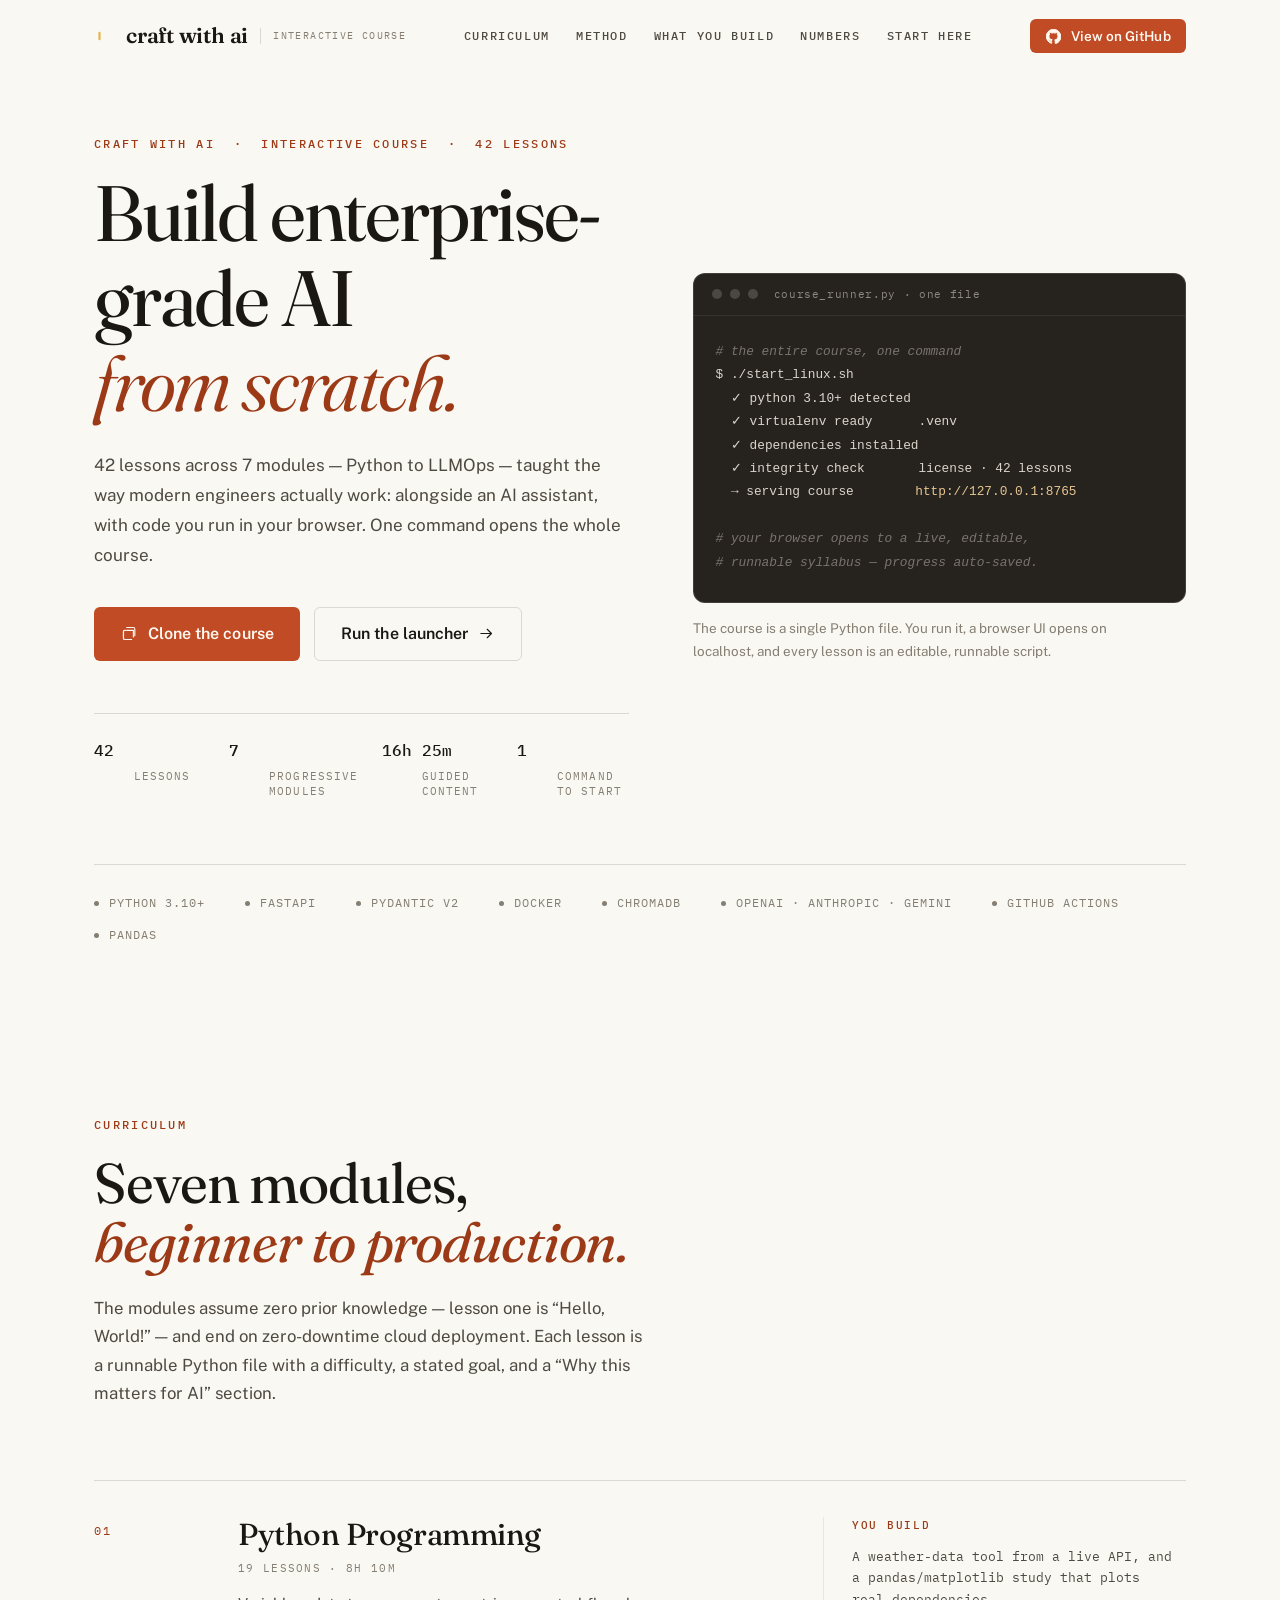
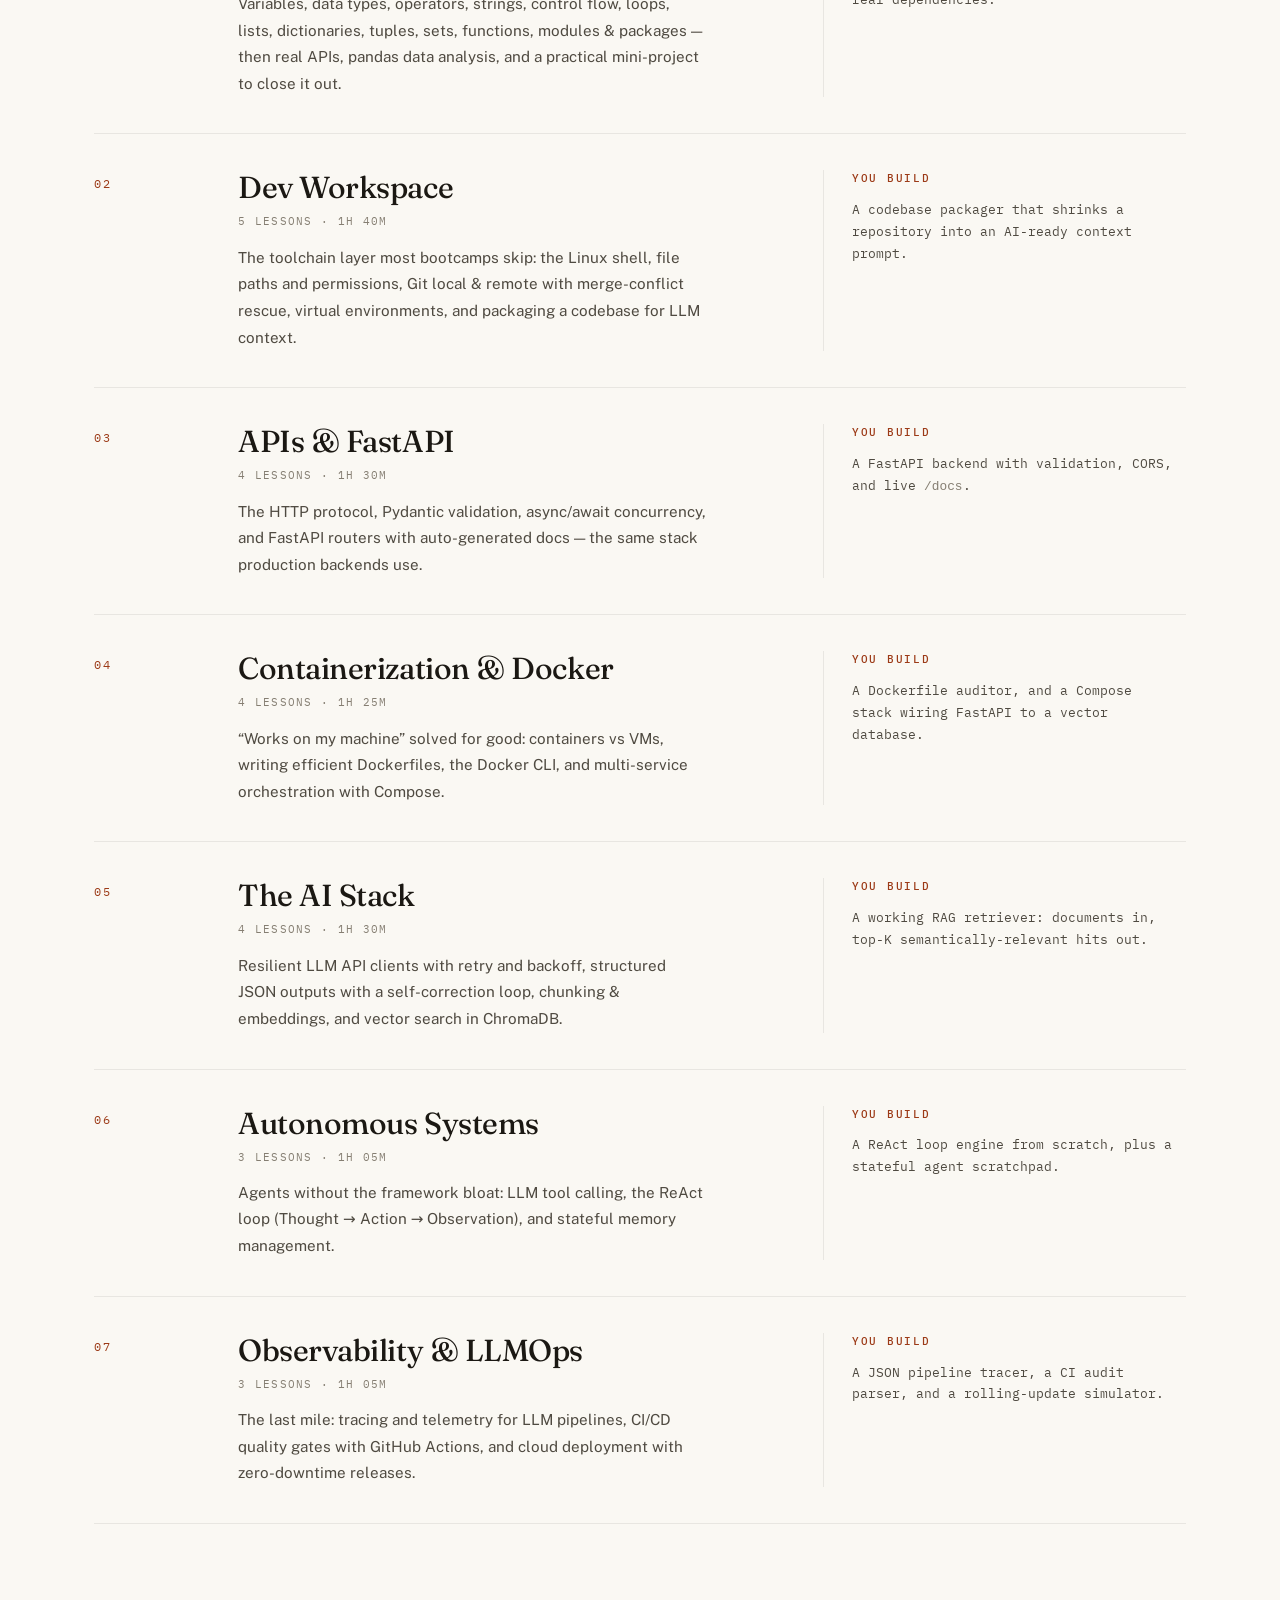
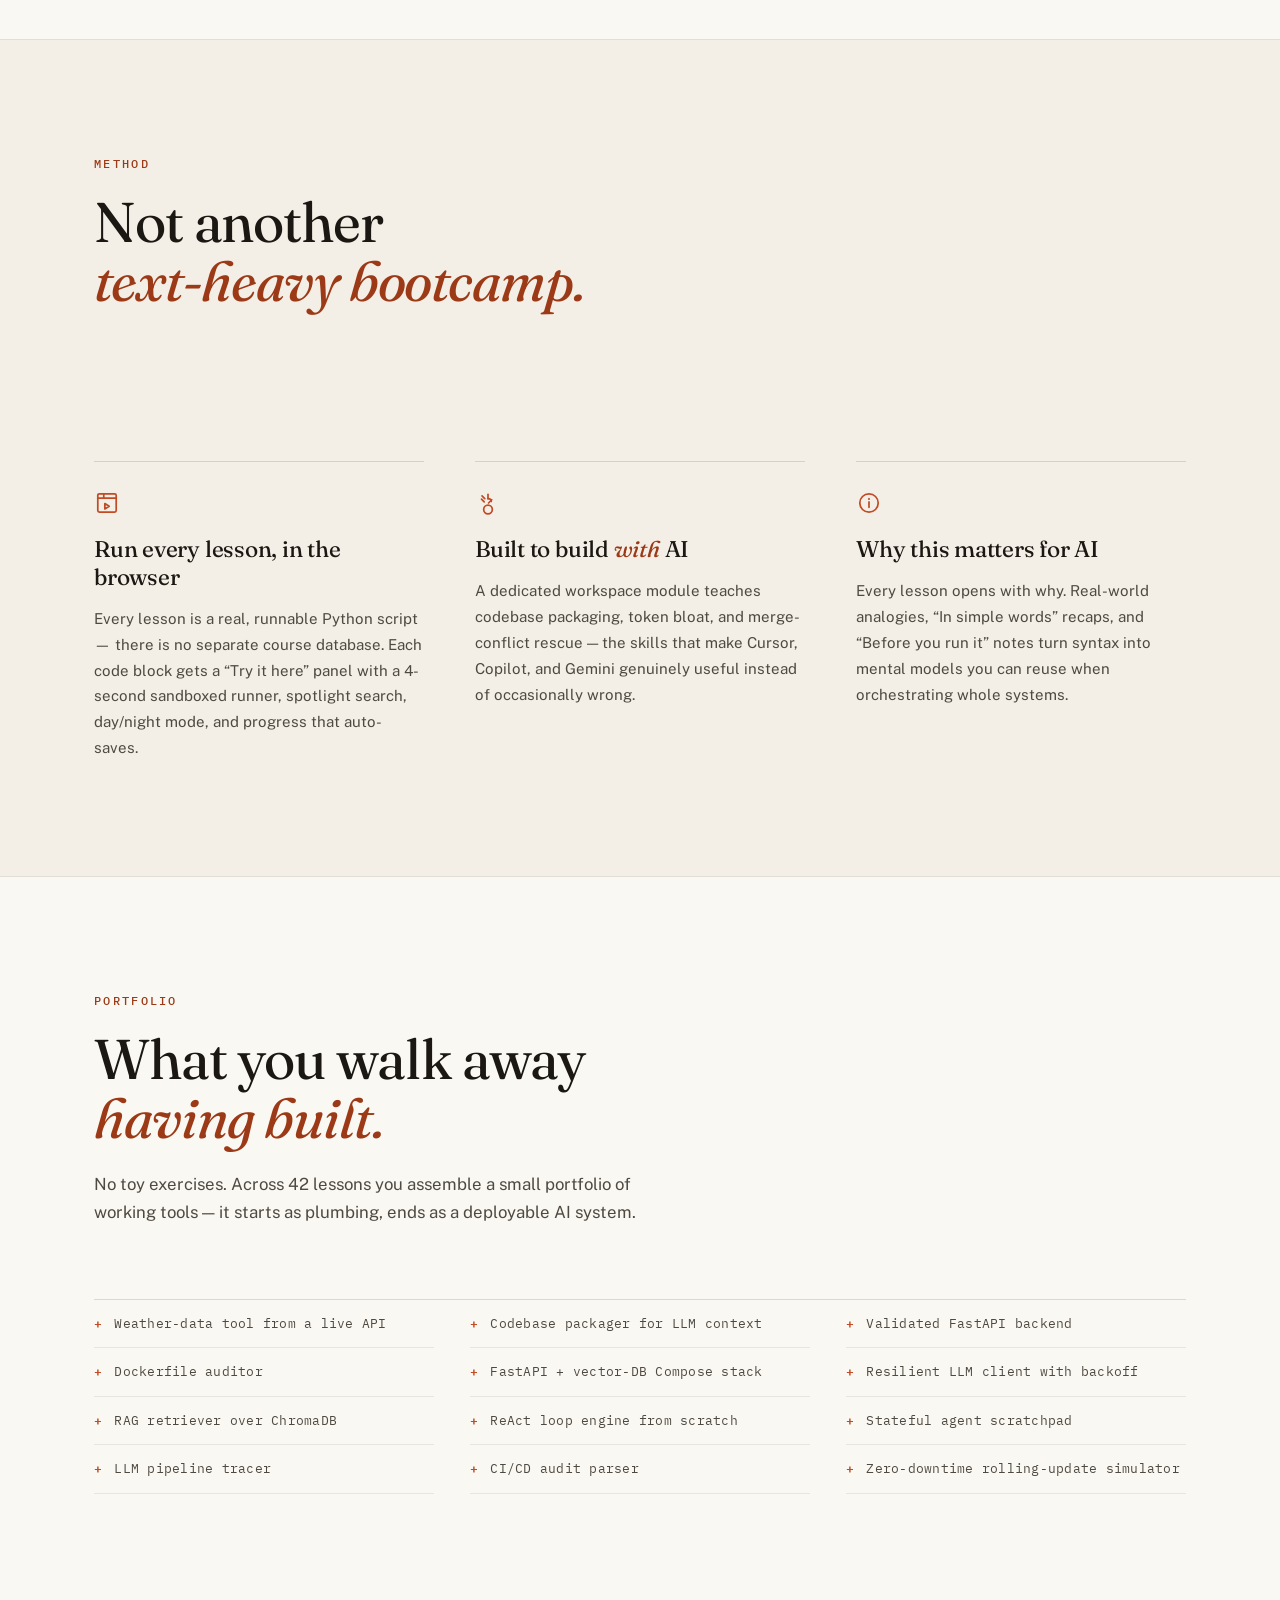
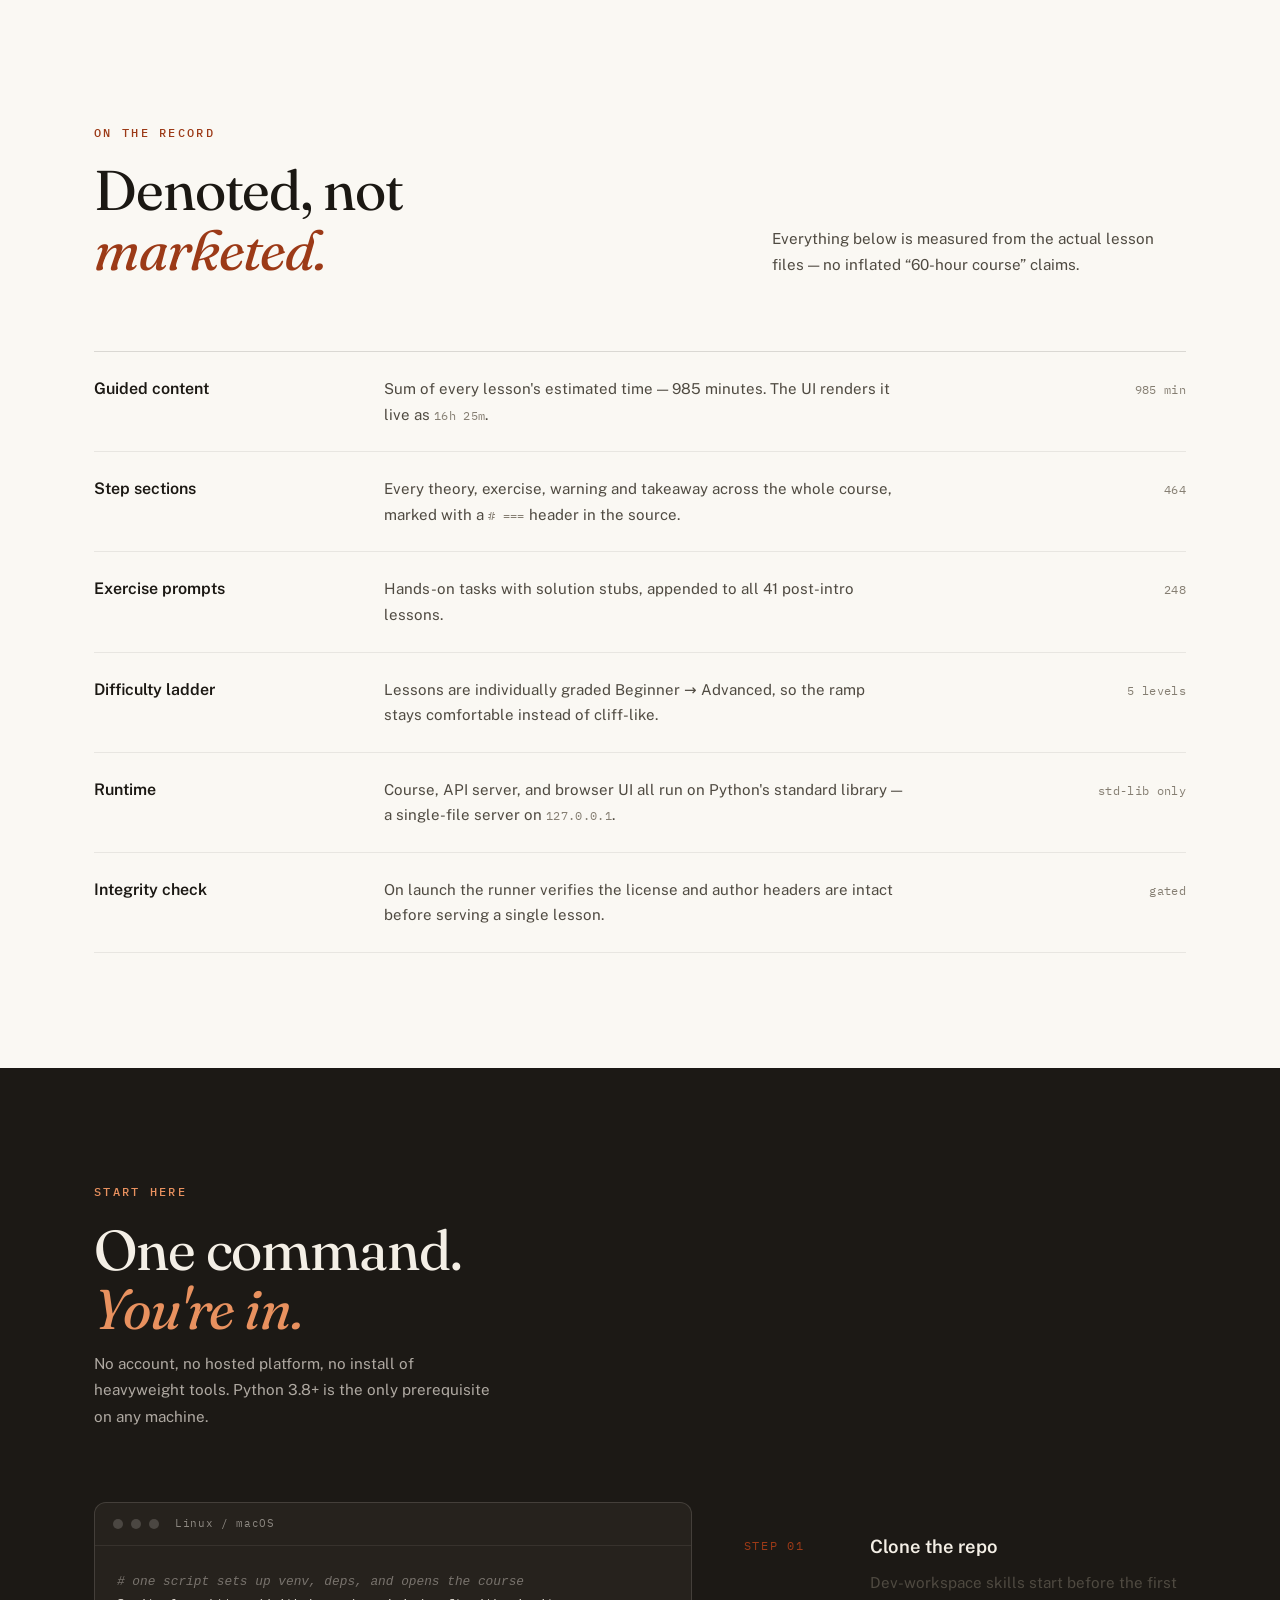
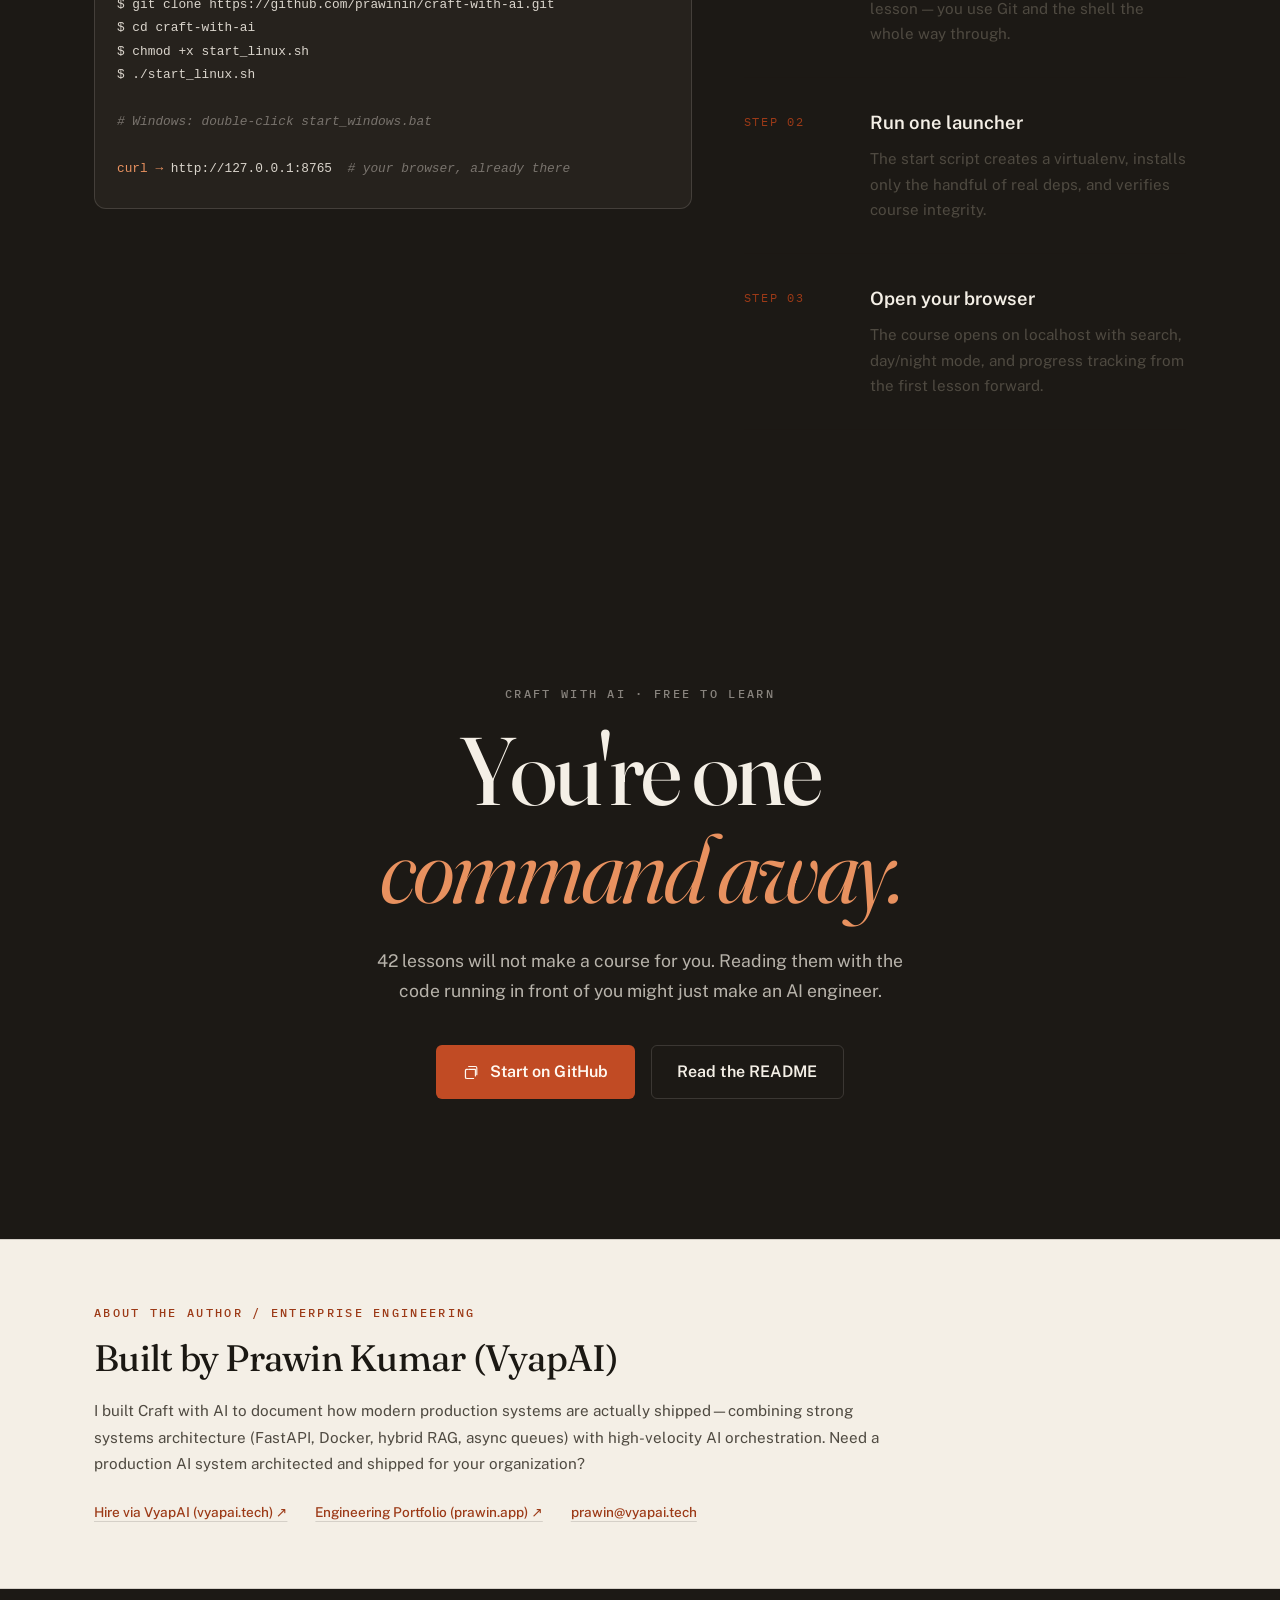
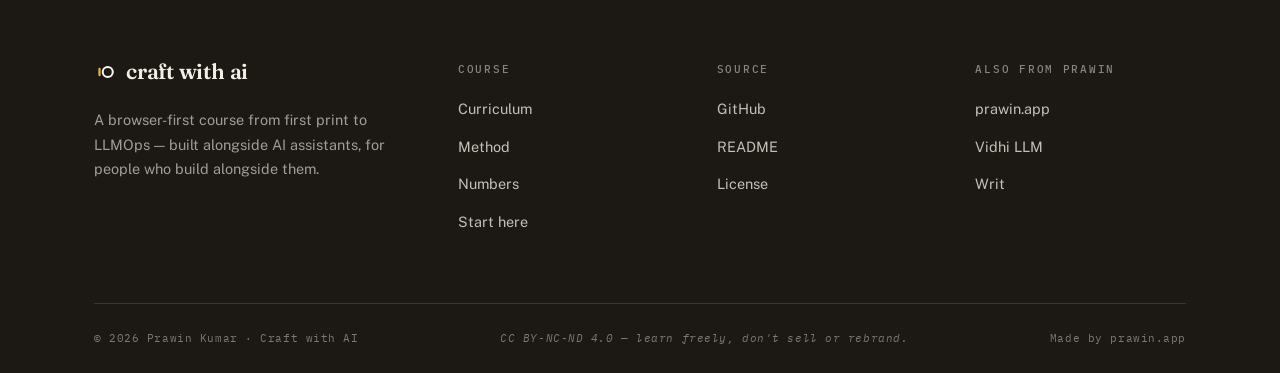
<file: website/index.html>
<!DOCTYPE html>
<html lang="en">
<head>
  <meta charset="UTF-8" />
  <meta name="viewport" content="width=device-width, initial-scale=1.0" />
  <title>Craft with AI — Build Enterprise-Grade AI from Scratch</title>
  <meta name="description" content="Craft with AI is a browser-first interactive course: 42 lessons across 7 modules, from first Python print to LLMOps. Run the whole course with one command." />
  <meta name="theme-color" content="#FAF8F3" />

  <meta property="og:type" content="website" />
  <meta property="og:title" content="Craft with AI — Build Enterprise-Grade AI from Scratch" />
  <meta property="og:description" content="42 lessons · 7 modules · ~16 hours. Python to LLMOps in one command, in your browser." />
  <meta property="og:url" content="https://prawin.app/works/craft-with-ai" />
  <meta property="og:image" content="https://prawin.app/works/craft-with-ai/og-card.png" />
  <meta property="og:image:width" content="1200" />
  <meta property="og:image:height" content="630" />
  <meta name="twitter:card" content="summary_large_image" />
  <meta name="twitter:title" content="Craft with AI — Build Enterprise-Grade AI from Scratch" />
  <meta name="twitter:description" content="42 lessons · 7 modules · ~16 hours. Python to LLMOps in one command, in your browser." />
  <meta name="twitter:image" content="https://prawin.app/works/craft-with-ai/og-card.png" />
  <link rel="canonical" href="https://prawin.app/works/craft-with-ai" />
  <meta name="mobile-web-app-capable" content="yes" />
  <meta name="apple-mobile-web-app-capable" content="yes" />
  <meta name="apple-mobile-web-app-title" content="Craft with AI" />

  <link rel="icon" href="data:image/svg+xml,%3Csvg xmlns='http://www.w3.org/2000/svg' viewBox='0 0 32 32'%3E%3Crect width='32' height='32' rx='7' fill='%23C14B24'/%3E%3Cpath d='M21 10.5a7 7 0 1 0 0 11' fill='none' stroke='%23FAF8F3' stroke-width='3.4' stroke-linecap='round'/%3E%3C/svg%3E" />
  <link rel="apple-touch-icon" href="apple-touch-icon.png" />

  <link rel="preconnect" href="https://fonts.googleapis.com" />
  <link rel="preconnect" href="https://fonts.gstatic.com" crossorigin />
  <link href="https://fonts.googleapis.com/css2?family=Fraunces:ital,opsz,wght@0,9..144,300..700;1,9..144,300..700&family=IBM+Plex+Mono:wght@400;500&family=Public+Sans:wght@400;500;600&display=swap" rel="stylesheet" />

  <link rel="stylesheet" href="css/main.css" />
</head>
<body id="top">

  <!-- SVG symbol library -->
  <svg aria-hidden="true" style="position:absolute;width:0;height:0;overflow:hidden">
    <defs>
      <symbol id="i-run" viewBox="0 0 24 24">
        <rect x="3.5" y="3.5" width="17" height="17" rx="1.5"/>
        <path d="M3.5 7.5h17M9 3.5v4"/>
        <path d="M10 12.5L14 15l-4 2.5z"/>
      </symbol>
      <symbol id="i-why" viewBox="0 0 24 24">
        <circle cx="12" cy="12" r="8.5"/>
        <path d="M12 11v5M12 8v.5"/>
      </symbol>
      <symbol id="i-bolt" viewBox="0 0 24 24">
        <path d="M13 2L4.5 13.5H11L10 22l8.5-11.5H12z"/>
      </symbol>
      <symbol id="i-hands" viewBox="0 0 24 24">
        <path d="M12 8V4m-3 4L6.5 5.5m6 6.5l3-3"/>
        <path d="M12 14a4 4 0 1 0 0 8 4 4 0 0 0 0-8zM8.5 11L6 8.5M12 8a2.5 2.5 0 0 1 3 2.5"/>
      </symbol>
      <symbol id="i-stack" viewBox="0 0 24 24">
        <path d="M12 3l9 4.8-9 4.8-9-4.8z"/>
        <path d="M3 12.5l9 4.8 9-4.8M3 17l9 4.8 9-4.8"/>
      </symbol>
      <symbol id="i-arrow" viewBox="0 0 24 24">
        <path d="M4 12h15m0 0l-6-6m6 6l-6 6"/>
      </symbol>
      <symbol id="i-check" viewBox="0 0 24 24">
        <path d="M5 12.5l4.5 4.5L19 7.5"/>
      </symbol>
      <symbol id="i-github" viewBox="0 0 24 24">
        <path fill="currentColor" d="M12 .5C5.65.5.5 5.65.5 12c0 5.08 3.29 9.39 7.86 10.91.58.11.79-.25.79-.55 0-.27-.01-1.17-.02-2.12-3.2.7-3.88-1.36-3.88-1.36-.52-1.33-1.28-1.68-1.28-1.68-1.04-.71.08-.7.08-.7 1.15.08 1.76 1.18 1.76 1.18 1.03 1.76 2.69 1.25 3.35.95.1-.74.4-1.25.72-1.54-2.55-.29-5.23-1.28-5.23-5.68 0-1.26.45-2.28 1.18-3.09-.12-.29-.51-1.46.11-3.04 0 0 .96-.31 3.15 1.18a10.9 10.9 0 0 1 5.74 0C16.93 5.28 17.89 5.6 17.89 5.6c.62 1.58.23 2.75.11 3.04.74.81 1.18 1.83 1.18 3.09 0 4.41-2.69 5.38-5.25 5.67.41.35.77 1.05.77 2.12 0 1.53-.01 2.76-.01 3.14 0 .3.2.67.8.55A10.52 10.52 0 0 0 23.5 12C23.5 5.65 18.35.5 12 .5z"/>
      </symbol>
      <symbol id="i-clone" viewBox="0 0 24 24">
        <path d="M8 3.5h9.5a2 2 0 0 1 2 2V15M15 20.5H5.5a2 2 0 0 1-2-2V9"/>
        <path d="M8 7.5h9.5V17M6.5 7.5H5a1.5 1.5 0 0 0-1.5 1.5v10.8"/>
      </symbol>
    </defs>
  </svg>

  <a class="skip-link" href="#main">Skip to content</a>

  <!-- ============ NAV ============ -->
  <header class="site-header" id="site-header">
    <div class="wrap nav-row">
      <a href="#top" class="brand" aria-label="Craft with AI home">
        <span class="brand-mark" aria-hidden="true">
          <svg viewBox="0 0 24 24"><circle cx="15" cy="12" r="5.5" fill="none" stroke="#FAF8F3" stroke-width="2.2" stroke-linecap="round"/><path d="M6 8.5v7" stroke="#e8b44a" stroke-width="2.4" stroke-linecap="round"/></svg>
        </span>
        <span class="brand-word">craft with ai</span>
        <span class="brand-tag">interactive&nbsp;course</span>
      </a>

      <nav class="nav-links" id="nav-links" aria-label="Primary">
        <a href="#modules">Curriculum</a>
        <a href="#method">Method</a>
        <a href="#build">What you build</a>
        <a href="#benchmarks">Numbers</a>
        <a href="#start">Start here</a>
      </nav>

      <div class="nav-cta">
        <a class="btn btn-sm btn-primary" href="https://github.com/prawinin/craft-with-ai" target="_blank" rel="noopener">
          <svg class="ic" aria-hidden="true"><use href="#i-github"/></svg>
          <span class="hide-sm">View on GitHub</span>
        </a>
        <button class="nav-toggle" id="nav-toggle" aria-expanded="false" aria-controls="nav-links">
          <span></span><span></span><span></span>
          <span class="sr-only">Menu</span>
        </button>
      </div>
    </div>
  </header>

  <main id="main">

    <!-- ============ HERO ============ -->
    <section class="hero">
      <div class="wrap hero-grid">
        <div class="hero-copy">
          <p class="eyebrow" data-reveal>Craft with AI &nbsp;·&nbsp; interactive course &nbsp;·&nbsp; 42 lessons</p>
          <h1 class="hero-title" data-reveal data-stagger="1">
            Build enterprise-grade AI<br />
            <em>from scratch.</em>
          </h1>
          <p class="hero-sub" data-reveal data-stagger="2">
            42 lessons across 7 modules — Python to LLMOps — taught the way modern
            engineers actually work: alongside an AI assistant, with code you
            run in your browser. One command opens the whole course.
          </p>
          <div class="hero-cta" data-reveal data-stagger="3">
            <a href="https://github.com/prawinin/craft-with-ai" target="_blank" rel="noopener" class="btn btn-lg btn-primary">
              <svg class="ic" aria-hidden="true"><use href="#i-clone"/></svg>
              Clone the course
            </a>
            <a href="#start" class="btn btn-lg btn-ghost">Run the launcher
              <svg class="ic" aria-hidden="true"><use href="#i-arrow"/></svg>
            </a>
          </div>

          <dl class="hero-meta" data-reveal data-stagger="4">
            <div><dt>42</dt><dd>lessons</dd></div>
            <div><dt>7</dt><dd>progressive modules</dd></div>
            <div><dt>16h 25m</dt><dd>guided content</dd></div>
            <div><dt>1</dt><dd>command to start</dd></div>
          </dl>
        </div>

        <figure class="hero-fig" data-reveal data-stagger="2">
          <div class="code-frame">
            <div class="code-bar">
              <span></span><span></span><span></span>
              <span class="code-name">course_runner.py · one file</span>
            </div>
            <pre><code><span class="c-com"># the entire course, one command</span>
$ ./start_linux.sh
  ✓ python 3.10+ detected
  ✓ virtualenv ready      .venv
  ✓ dependencies installed
  ✓ integrity check       license · 42 lessons
  → serving course        <span class="c-s">http://127.0.0.1:8765</span>

<span class="c-com"># your browser opens to a live, editable,
# runnable syllabus — progress auto-saved.</span></code></pre>
          </div>
          <figcaption class="fig-cap">
            The course is a single Python file. You run it, a browser UI opens
            on localhost, and every lesson is an editable, runnable script.
          </figcaption>
        </figure>
      </div>

      <div class="wrap">
        <ul class="tech-strip" data-reveal>
          <li><span class="ts-dot"></span>Python 3.10+</li>
          <li><span class="ts-dot"></span>FastAPI</li>
          <li><span class="ts-dot"></span>Pydantic v2</li>
          <li><span class="ts-dot"></span>Docker</li>
          <li><span class="ts-dot"></span>ChromaDB</li>
          <li><span class="ts-dot"></span>OpenAI · Anthropic · Gemini</li>
          <li><span class="ts-dot"></span>GitHub Actions</li>
          <li><span class="ts-dot"></span>Pandas</li>
        </ul>
      </div>
    </section>

    <!-- ============ CURRICULUM ============ -->
    <section class="section" id="modules">
      <div class="wrap">
        <div class="sec-head">
          <p class="eyebrow" data-reveal>Curriculum</p>
          <h2 class="sec-title" data-reveal data-stagger="1">Seven modules,<br /><em>beginner to production.</em></h2>
          <p class="sec-lead" data-reveal data-stagger="2">
            The modules assume zero prior knowledge — lesson one is “Hello, World!” — and
            end on zero-downtime cloud deployment. Each lesson is a runnable Python file
            with a difficulty, a stated goal, and a “Why this matters for AI” section.
          </p>
        </div>

        <dl class="mods">
          <div class="mod" data-reveal>
            <dt>
              <span class="mod-num">01</span>
            </dt>
            <dd class="mod-main">
              <h3>Python Programming</h3>
              <p class="mod-meta">19 lessons · 8h 10m</p>
              <p class="mod-desc">
                Variables, data types, operators, strings, control flow, loops, lists,
                dictionaries, tuples, sets, functions, modules &amp; packages — then real
                APIs, pandas data analysis, and a practical mini-project to close it out.
              </p>
            </dd>
            <dd class="mod-build">
              <span class="b-lab">You build</span>
              <p>A weather-data tool from a live API, and a pandas/matplotlib study that plots real dependencies.</p>
            </dd>
          </div>

          <div class="mod" data-reveal>
            <dt><span class="mod-num">02</span></dt>
            <dd class="mod-main">
              <h3>Dev Workspace</h3>
              <p class="mod-meta">5 lessons · 1h 40m</p>
              <p class="mod-desc">
                The toolchain layer most bootcamps skip: the Linux shell, file paths and
                permissions, Git local &amp; remote with merge-conflict rescue, virtual
                environments, and packaging a codebase for LLM context.
              </p>
            </dd>
            <dd class="mod-build">
              <span class="b-lab">You build</span>
              <p>A codebase packager that shrinks a repository into an AI-ready context prompt.</p>
            </dd>
          </div>

          <div class="mod" data-reveal>
            <dt><span class="mod-num">03</span></dt>
            <dd class="mod-main">
              <h3>APIs &amp; FastAPI</h3>
              <p class="mod-meta">4 lessons · 1h 30m</p>
              <p class="mod-desc">
                The HTTP protocol, Pydantic validation, async/await concurrency, and FastAPI
                routers with auto-generated docs — the same stack production backends use.
              </p>
            </dd>
            <dd class="mod-build">
              <span class="b-lab">You build</span>
              <p>A FastAPI backend with validation, CORS, and live <code>/docs</code>.</p>
            </dd>
          </div>

          <div class="mod" data-reveal>
            <dt><span class="mod-num">04</span></dt>
            <dd class="mod-main">
              <h3>Containerization &amp; Docker</h3>
              <p class="mod-meta">4 lessons · 1h 25m</p>
              <p class="mod-desc">
                “Works on my machine” solved for good: containers vs VMs, writing efficient
                Dockerfiles, the Docker CLI, and multi-service orchestration with Compose.
              </p>
            </dd>
            <dd class="mod-build">
              <span class="b-lab">You build</span>
              <p>A Dockerfile auditor, and a Compose stack wiring FastAPI to a vector database.</p>
            </dd>
          </div>

          <div class="mod" data-reveal>
            <dt><span class="mod-num">05</span></dt>
            <dd class="mod-main">
              <h3>The AI Stack</h3>
              <p class="mod-meta">4 lessons · 1h 30m</p>
              <p class="mod-desc">
                Resilient LLM API clients with retry and backoff, structured JSON outputs with
                a self-correction loop, chunking &amp; embeddings, and vector search in ChromaDB.
              </p>
            </dd>
            <dd class="mod-build">
              <span class="b-lab">You build</span>
              <p>A working RAG retriever: documents in, top-K semantically-relevant hits out.</p>
            </dd>
          </div>

          <div class="mod" data-reveal>
            <dt><span class="mod-num">06</span></dt>
            <dd class="mod-main">
              <h3>Autonomous Systems</h3>
              <p class="mod-meta">3 lessons · 1h 05m</p>
              <p class="mod-desc">
                Agents without the framework bloat: LLM tool calling, the ReAct loop
                (Thought → Action → Observation), and stateful memory management.
              </p>
            </dd>
            <dd class="mod-build">
              <span class="b-lab">You build</span>
              <p>A ReAct loop engine from scratch, plus a stateful agent scratchpad.</p>
            </dd>
          </div>

          <div class="mod" data-reveal>
            <dt><span class="mod-num">07</span></dt>
            <dd class="mod-main">
              <h3>Observability &amp; LLMOps</h3>
              <p class="mod-meta">3 lessons · 1h 05m</p>
              <p class="mod-desc">
                The last mile: tracing and telemetry for LLM pipelines, CI/CD quality gates
                with GitHub Actions, and cloud deployment with zero-downtime releases.
              </p>
            </dd>
            <dd class="mod-build">
              <span class="b-lab">You build</span>
              <p>A JSON pipeline tracer, a CI audit parser, and a rolling-update simulator.</p>
            </dd>
          </div>
        </dl>
      </div>
    </section>

    <!-- ============ METHOD ============ -->
    <section class="section band" id="method">
      <div class="wrap">
        <div class="sec-head">
          <p class="eyebrow" data-reveal>Method</p>
          <h2 class="sec-title" data-reveal data-stagger="1">Not another<br /><em>text-heavy bootcamp.</em></h2>
          <p class="sec-lead" data-reveal data-stagger="2">
            The course is engineered around how building software actually works today —
            and around how people actually learn. Three decisions carry it.
          </p>
        </div>

        <div class="pillars">
          <article class="pillar" data-reveal>
            <span class="pillar-ic" aria-hidden="true"><svg><use href="#i-run"/></svg></span>
            <h3>Run every lesson, in the browser</h3>
            <p>
              Every lesson is a real, runnable Python script — there is no separate course
              database. Each code block gets a “Try it here” panel with a 4-second sandboxed
              runner, spotlight search, day/night mode, and progress that auto-saves.
            </p>
          </article>

          <article class="pillar" data-reveal data-stagger="1">
            <span class="pillar-ic" aria-hidden="true"><svg><use href="#i-hands"/></svg></span>
            <h3>Built to build <em>with</em> AI</h3>
            <p>
              A dedicated workspace module teaches codebase packaging, token bloat, and
              merge-conflict rescue — the skills that make Cursor, Copilot, and Gemini
              genuinely useful instead of occasionally wrong.
            </p>
          </article>

          <article class="pillar" data-reveal data-stagger="2">
            <span class="pillar-ic" aria-hidden="true"><svg><use href="#i-why"/></svg></span>
            <h3>Why this matters for AI</h3>
            <p>
              Every lesson opens with why. Real-world analogies, “In simple words” recaps,
              and “Before you run it” notes turn syntax into mental models you can reuse
              when orchestrating whole systems.
            </p>
          </article>
        </div>
      </div>
    </section>

    <!-- ============ WHAT YOU BUILD ============ -->
    <section class="section" id="build">
      <div class="wrap">
        <div class="sec-head">
          <p class="eyebrow" data-reveal>Portfolio</p>
          <h2 class="sec-title" data-reveal data-stagger="1">What you walk away<br /><em>having built.</em></h2>
          <p class="sec-lead" data-reveal data-stagger="2">
            No toy exercises. Across 42 lessons you assemble a small portfolio of working
            tools — it starts as plumbing, ends as a deployable AI system.
          </p>
        </div>

        <ul class="builds" data-reveal>
          <li>Weather-data tool from a live API</li>
          <li>Codebase packager for LLM context</li>
          <li>Validated FastAPI backend</li>
          <li>Dockerfile auditor</li>
          <li>FastAPI + vector-DB Compose stack</li>
          <li>Resilient LLM client with backoff</li>
          <li>RAG retriever over ChromaDB</li>
          <li>ReAct loop engine from scratch</li>
          <li>Stateful agent scratchpad</li>
          <li>LLM pipeline tracer</li>
          <li>CI/CD audit parser</li>
          <li>Zero-downtime rolling-update simulator</li>
        </ul>
      </div>
    </section>

    <!-- ============ BENCHMARKS ============ -->
    <section class="section" id="benchmarks">
      <div class="wrap">
        <div class="sec-head row-end">
          <div>
            <p class="eyebrow" data-reveal>On the record</p>
            <h2 class="sec-title" data-reveal data-stagger="1">Denoted, not<br /><em>marketed.</em></h2>
          </div>
          <p class="sec-note" data-reveal data-stagger="2">
            Everything below is measured from the actual lesson files — no inflated
            “60-hour course” claims.
          </p>
        </div>

        <div class="sheet" data-reveal>
          <div class="sheet-row">
            <dt>Guided content</dt>
            <dd>Sum of every lesson's estimated time — 985 minutes. The UI renders it live as <code>16h 25m</code>.</dd>
            <code>985 min</code>
          </div>
          <div class="sheet-row">
            <dt>Step sections</dt>
            <dd>Every theory, exercise, warning and takeaway across the whole course, marked with a <code># ===</code> header in the source.</dd>
            <code>464</code>
          </div>
          <div class="sheet-row">
            <dt>Exercise prompts</dt>
            <dd>Hands-on tasks with solution stubs, appended to all 41 post-intro lessons.</dd>
            <code>248</code>
          </div>
          <div class="sheet-row">
            <dt>Difficulty ladder</dt>
            <dd>Lessons are individually graded Beginner → Advanced, so the ramp stays comfortable instead of cliff-like.</dd>
            <code>5 levels</code>
          </div>
          <div class="sheet-row">
            <dt>Runtime</dt>
            <dd>Course, API server, and browser UI all run on Python's standard library — a single-file server on <code>127.0.0.1</code>.</dd>
            <code>std-lib only</code>
          </div>
          <div class="sheet-row">
            <dt>Integrity check</dt>
            <dd>On launch the runner verifies the license and author headers are intact before serving a single lesson.</dd>
            <code>gated</code>
          </div>
        </div>
      </div>
    </section>

    <!-- ============ START ============ -->
    <section class="section dark" id="start">
      <div class="wrap">
        <div class="sec-head sec-head-light">
          <p class="eyebrow" data-reveal>Start here</p>
          <h2 class="sec-title" data-reveal data-stagger="1">One command.<br /><em>You're in.</em></h2>
          <p class="sec-note" data-reveal data-stagger="2">
            No account, no hosted platform, no install of heavyweight tools. Python 3.8+
            is the only prerequisite on any machine.
          </p>
        </div>

        <div class="dev-grid">
          <div class="code-frame" data-reveal>
            <div class="code-bar">
              <span></span><span></span><span></span>
              <span class="code-name">Linux / macOS</span>
            </div>
            <pre><code><span class="c-com"># one script sets up venv, deps, and opens the course</span>
$ git clone https://github.com/prawinin/craft-with-ai.git
$ cd craft-with-ai
$ chmod +x start_linux.sh
$ ./start_linux.sh

<span class="c-com"># Windows: double-click start_windows.bat</span>

<span class="c-p">curl →</span> http://127.0.0.1:8765  <span class="c-com"># your browser, already there</span></code></pre>
          </div>

          <ol class="steps">
            <li data-reveal>
              <span class="step-num">STEP 01</span>
              <h3>Clone the repo</h3>
              <p>Dev-workspace skills start before the first lesson — you use Git and the shell the whole way through.</p>
            </li>
            <li data-reveal>
              <span class="step-num">STEP 02</span>
              <h3>Run one launcher</h3>
              <p>The start script creates a virtualenv, installs only the handful of real deps, and verifies course integrity.</p>
            </li>
            <li data-reveal>
              <span class="step-num">STEP 03</span>
              <h3>Open your browser</h3>
              <p>The course opens on localhost with search, day/night mode, and progress tracking from the first lesson forward.</p>
            </li>
          </ol>
        </div>
      </div>
    </section>

    <!-- ============ CTA ============ -->
    <section class="section dark cta">
      <div class="wrap cta-inner">
        <p class="eyebrow" data-reveal>Craft with AI · free to learn</p>
        <h2 class="cta-title" data-reveal data-stagger="1">You're one<br /><em>command away.</em></h2>
        <p class="cta-sub" data-reveal data-stagger="2">
          42 lessons will not make a course for you. Reading them with the code
          running in front of you might just make an AI engineer.
        </p>
        <div class="cta-btns" data-reveal data-stagger="3">
          <a href="https://github.com/prawinin/craft-with-ai" target="_blank" rel="noopener" class="btn btn-lg btn-primary">
            <svg class="ic" aria-hidden="true"><use href="#i-clone"/></svg>
            Start on GitHub
          </a>
          <a href="https://github.com/prawinin/craft-with-ai#-the-curriculum" target="_blank" rel="noopener" class="btn btn-lg btn-ghost-light">Read the README</a>
        </div>
      </div>
    </section>

    <!-- ============ AUTHOR / ENTERPRISE ENGINEERING ============ -->
    <section class="author-callout" aria-labelledby="author-title">
      <div class="wrap">
        <p class="eyebrow">About the Author / Enterprise Engineering</p>
        <h2 id="author-title">Built by Prawin Kumar (VyapAI)</h2>
        <p class="author-copy">I built Craft with AI to document how modern production systems are actually shipped—combining strong systems architecture (FastAPI, Docker, hybrid RAG, async queues) with high-velocity AI orchestration. Need a production AI system architected and shipped for your organization?</p>
        <ul class="author-links" aria-label="Contact the author">
          <li><a href="https://vyapai.tech" target="_blank" rel="noopener">Hire via VyapAI (vyapai.tech) ↗</a></li>
          <li><a href="https://prawin.app" target="_blank" rel="noopener">Engineering Portfolio (prawin.app) ↗</a></li>
          <li><a href="mailto:prawin@vyapai.tech">prawin@vyapai.tech</a></li>
        </ul>
      </div>
    </section>

  </main>

  <!-- ============ FOOTER ============ -->
  <footer class="site-footer dark">
    <div class="wrap">
      <div class="footer-grid">
        <div class="footer-brand">
          <a href="#top" class="brand" aria-label="Craft with AI home">
            <span class="brand-mark" aria-hidden="true">
              <svg viewBox="0 0 24 24"><circle cx="15" cy="12" r="5.5" fill="none" stroke="#FAF8F3" stroke-width="2.2" stroke-linecap="round"/><path d="M6 8.5v7" stroke="#e8b44a" stroke-width="2.4" stroke-linecap="round"/></svg>
            </span>
            <span class="brand-word">craft with ai</span>
          </a>
          <p>
            A browser-first course from first print to LLMOps — built alongside AI
            assistants, for people who build alongside them.
          </p>
        </div>
        <div class="footer-col">
          <h4>Course</h4>
          <ul>
            <li><a href="#modules">Curriculum</a></li>
            <li><a href="#method">Method</a></li>
            <li><a href="#benchmarks">Numbers</a></li>
            <li><a href="#start">Start here</a></li>
          </ul>
        </div>
        <div class="footer-col">
          <h4>Source</h4>
          <ul>
            <li><a href="https://github.com/prawinin/craft-with-ai" target="_blank" rel="noopener">GitHub</a></li>
            <li><a href="https://github.com/prawinin/craft-with-ai#-the-curriculum" target="_blank" rel="noopener">README</a></li>
            <li><a href="https://github.com/prawinin/craft-with-ai/blob/main/LICENSE" target="_blank" rel="noopener">License</a></li>
          </ul>
        </div>
        <div class="footer-col">
          <h4>Also from prawin</h4>
          <ul>
            <li><a href="https://prawin.app" target="_blank" rel="noopener">prawin.app</a></li>
            <li><a href="https://github.com/prawinin/vidhi" target="_blank" rel="noopener">Vidhi LLM</a></li>
            <li><a href="https://getwrit.pages.dev" target="_blank" rel="noopener">Writ</a></li>
          </ul>
        </div>
      </div>
      <div class="footer-bottom">
        <span>© <span id="year">2026</span> Prawin Kumar · Craft with AI</span>
        <span class="footer-fine">CC BY-NC-ND 4.0 — learn freely, don't sell or rebrand.</span>
        <span>Made by <a href="https://prawin.app" target="_blank" rel="noopener">prawin.app</a></span>
      </div>
    </div>
  </footer>

  <script src="js/main.js"></script>
</body>
</html>
</file>
<file: website/css/main.css>
/* ============================================================
   Project Neev — Landing page
   Design system: warm editorial, single terracotta accent,
   serif display / sans body / mono metadata.
   Tokens reflect a 8px spacing scale; hairline borders over
   heavy shadows.
   ============================================================ */

:root {
  /* colour */
  --paper:      #FAF8F3;
  --paper-2:    #F4EFE6;
  --paper-3:    #EFE9DD;
  --card:       #FDFBF6;
  --ink:        #1B1813;
  --ink-2:      #4F4A41;
  --ink-3:      #857E72;
  --brick:      #C14B24;
  --brick-deep: #9C3A17;
  --brick-soft: #E8915F;
  --ink-bg:     #1C1915;
  --ink-bg-2:   #26221D;
  --line:       rgba(27, 24, 19, 0.14);
  --line-soft:  rgba(27, 24, 19, 0.08);
  --line-dark:  rgba(244, 238, 229, 0.14);
  --line-dark-s:rgba(244, 238, 229, 0.08);

  /* type */
  --serif: "Fraunces", Georgia, "Times New Roman", serif;
  --sans:  "Public Sans", ui-sans-serif, system-ui, -apple-system, "Segoe UI", sans-serif;
  --mono:  "IBM Plex Mono", ui-monospace, "SF Mono", SFMono-Regular, Menlo, Consolas, monospace;

  /* layout */
  --wrap: 1180px;
  --gutter: clamp(1.25rem, 4vw, 2.75rem);
  --pad-sec: clamp(4.5rem, 9vw, 7.5rem);
  --r: 6px;
  --r-lg: 12px;

  /* misc */
  --shadow-soft: 0 1px 2px rgba(27, 24, 19, 0.04), 0 24px 48px -36px rgba(27, 24, 19, 0.28);
}

/* ---------- base ---------- */

*, *::before, *::after { box-sizing: border-box; }

html { scroll-behavior: smooth; -webkit-text-size-adjust: 100%; }

body {
  margin: 0;
  background: var(--paper);
  color: var(--ink);
  font-family: var(--sans);
  font-size: 1rem;
  line-height: 1.6;
  -webkit-font-smoothing: antialiased;
  text-rendering: optimizeLegibility;
}

img, svg { display: block; }

h1, h2, h3, h4, p, ul, ol, dl, figure, blockquote {
  margin: 0;
  padding: 0;
}

ul, ol { list-style: none; }

a { color: inherit; text-decoration: none; }

::selection { background: var(--brick); color: var(--paper); }

:focus-visible {
  outline: 2px solid var(--brick);
  outline-offset: 2px;
  border-radius: 2px;
}

.sr-only {
  position: absolute;
  width: 1px; height: 1px;
  padding: 0; margin: -1px;
  overflow: hidden; clip: rect(0 0 0 0); white-space: nowrap; border: 0;
}

.skip-link {
  position: fixed; top: -100px; left: 16px; z-index: 300;
  background: var(--ink); color: var(--paper);
  padding: 10px 16px; font-size: 0.85rem; font-weight: 600;
  border-radius: 0 0 var(--r) var(--r);
  transition: top 0.2s ease;
}
.skip-link:focus { top: 0; color: var(--paper); }

.wrap {
  max-width: var(--wrap);
  margin-inline: auto;
  padding-inline: var(--gutter);
}

section { scroll-margin-top: 84px; }

/* reveal (only when JS active) */
html.js [data-reveal] {
  opacity: 0;
  transform: translate3d(0, 16px, 0);
  transition: opacity 0.65s cubic-bezier(0.22, 1, 0.36, 1),
              transform 0.65s cubic-bezier(0.22, 1, 0.36, 1);
  transition-delay: var(--rd, 0ms);
}
html.js [data-reveal].is-in {
  opacity: 1;
  transform: none;
}
@media (prefers-reduced-motion: reduce) {
  html.js [data-reveal] { opacity: 1; transform: none; transition: none; }
}

/* ---------- type helpers ---------- */

.eyebrow {
  font-family: var(--mono);
  font-size: 0.72rem;
  font-weight: 500;
  letter-spacing: 0.2em;
  text-transform: uppercase;
  color: var(--brick-deep);
  margin-bottom: 18px;
  overflow-wrap: break-word;
  word-break: break-word;
}

.sec-title {
  font-family: var(--serif);
  font-weight: 420;
  font-size: clamp(2.1rem, 4.4vw, 3.5rem);
  line-height: 1.06;
  letter-spacing: -0.02em;
  color: var(--ink);
}
.sec-title em { font-style: italic; color: var(--brick-deep); }

.sec-lead {
  max-width: 56ch;
  margin-top: 22px;
  font-size: 1.05rem;
  line-height: 1.7;
  color: var(--ink-2);
}

.sec-note { margin-top: 12px; font-size: 0.95rem; max-width: 46ch; color: var(--ink-2); line-height: 1.75; }

.sec-head { max-width: 720px; margin-bottom: clamp(2.8rem, 6vw, 4.5rem); }
.sec-head.row-end {
  max-width: none;
  display: grid;
  grid-template-columns: 1fr auto;
  gap: 40px;
  align-items: end;
}

.section { padding-block: var(--pad-sec); }

/* band = warm tinted section */
.band { background: var(--paper-2); border-block: 1px solid var(--line-soft); }
.dark {
  background: var(--ink-bg);
  color: var(--paper-2);
}
.dark .eyebrow { color: var(--brick-soft); }
.dark .sec-title { color: var(--paper-2); }
.dark .sec-title em { color: var(--brick-soft); }
.dark .sec-note,
.dark .sec-lead { color: rgba(244, 238, 229, 0.68); }

/* ---------- buttons ---------- */

.btn {
  display: inline-flex;
  align-items: center;
  justify-content: center;
  gap: 10px;
  padding: 0.78rem 1.3rem;
  border: 1px solid transparent;
  border-radius: var(--r);
  font-family: var(--sans);
  font-size: 0.95rem;
  font-weight: 600;
  letter-spacing: 0.005em;
  line-height: 1.2;
  cursor: pointer;
  white-space: nowrap;
  transition: background 0.18s ease, color 0.18s ease, border-color 0.18s ease;
}
.btn .ic { width: 17px; height: 17px; flex: none; }
.btn-lg { padding: 1rem 1.6rem; font-size: 1rem; }
.btn-sm { padding: 0.5rem 0.9rem; font-size: 0.85rem; }

.btn-primary { background: var(--brick); color: #FFF9F2; }
.btn-primary:hover { background: var(--brick-deep); }
.btn-primary:active { transform: translateY(1px); }

.btn-ghost { border-color: var(--line); color: var(--ink); background: transparent; }
.btn-ghost:hover { border-color: var(--ink); background: var(--paper-2); }

.btn-ghost-light { border-color: var(--line-dark); color: var(--paper-2); background: transparent; }
.btn-ghost-light:hover { border-color: var(--paper-2); background: rgba(244, 238, 229, 0.06); }

.btn-sm .ic { width: 15px; height: 15px; }

.ic { stroke: currentColor; stroke-width: 1.6; fill: none; stroke-linecap: round; stroke-linejoin: round; }

.hide-sm { display: inline; }

/* ---------- header / nav ---------- */

.site-header {
  position: fixed;
  inset: 0 0 auto 0;
  z-index: 120;
  transition: background 0.25s ease, border-color 0.25s ease, backdrop-filter 0.25s ease;
  border-bottom: 1px solid transparent;
}
.site-header.scrolled {
  background: rgba(250, 248, 243, 0.88);
  -webkit-backdrop-filter: saturate(1.4) blur(12px);
  backdrop-filter: saturate(1.4) blur(12px);
  border-bottom-color: var(--line-soft);
}

.nav-row {
  display: flex;
  align-items: center;
  justify-content: space-between;
  gap: 24px;
  min-height: 72px;
}

.brand {
  display: inline-flex;
  align-items: center;
  gap: 10px;
  flex: none;
}
.brand-mark svg { width: 22px; height: 22px; }
.brand-mark rect { fill: var(--brick); }
.brand-word {
  font-family: var(--serif);
  font-weight: 600;
  font-size: 1.35rem;
  letter-spacing: -0.01em;
  line-height: 1;
}
.brand-tag {
  font-family: var(--mono);
  font-size: 0.62rem;
  letter-spacing: 0.14em;
  text-transform: uppercase;
  color: var(--ink-3);
  border-left: 1px solid var(--line);
  padding-left: 12px;
  margin-left: 2px;
}

.nav-links {
  display: flex;
  align-items: center;
  gap: 26px;
}
.nav-links a {
  font-family: var(--mono);
  font-size: 0.72rem;
  font-weight: 500;
  letter-spacing: 0.14em;
  text-transform: uppercase;
  color: var(--ink-2);
  transition: color 0.15s ease;
}
.nav-links a:hover { color: var(--brick-deep); }

.nav-cta { display: flex; align-items: center; gap: 10px; }

.nav-toggle {
  display: none;
  flex-direction: column;
  justify-content: center;
  gap: 5px;
  width: 40px; height: 40px;
  padding: 10px;
  background: none;
  border: 1px solid var(--line);
  border-radius: var(--r);
  cursor: pointer;
}
.nav-toggle span { display: block; height: 2px; background: var(--ink); transition: transform 0.2s ease, opacity 0.2s ease; }
.nav-toggle[aria-expanded="true"] span:nth-child(1) { transform: translateY(7px) rotate(45deg); }
.nav-toggle[aria-expanded="true"] span:nth-child(2) { opacity: 0; }
.nav-toggle[aria-expanded="true"] span:nth-child(3) { transform: translateY(-7px) rotate(-45deg); }

/* ---------- hero ---------- */

.hero {
  padding-top: clamp(130px, 15vh, 176px);
  padding-bottom: 56px;
  overflow: clip;
}

.hero-grid {
  display: grid;
  grid-template-columns: 1.04fr 0.96fr;
  gap: clamp(32px, 5vw, 72px);
  align-items: center;
}

.hero-title {
  font-family: var(--serif);
  font-weight: 420;
  font-size: clamp(2.2rem, 6.2vw, 4.9rem);
  line-height: 1.08;
  letter-spacing: -0.028em;
  color: var(--ink);
}
.hero-title em {
  font-style: italic;
  font-weight: 360;
  color: var(--brick-deep);
}

.hero-sub {
  max-width: 56ch;
  margin-top: 26px;
  font-size: 1.07rem;
  line-height: 1.75;
  color: var(--ink-2);
}

.hero-cta {
  display: flex;
  flex-wrap: wrap;
  gap: 14px;
  margin-top: 36px;
}

.hero-meta {
  margin-top: 52px;
  padding-top: 24px;
  border-top: 1px solid var(--line);
  display: grid;
  grid-template-columns: repeat(4, 1fr);
  gap: 24px;
}
.hero-meta dt {
  font-family: var(--mono);
  font-size: 0.98rem;
  font-weight: 500;
  color: var(--ink);
}
.hero-meta dd {
  margin-top: 6px;
  font-family: var(--mono);
  font-size: 0.66rem;
  letter-spacing: 0.1em;
  text-transform: uppercase;
  color: var(--ink-3);
  line-height: 1.5;
}

/* hero figure */

.hero-fig { position: relative; }

.plan-frame {
  position: relative;
  background: var(--card);
  border: 1px solid var(--line);
  border-radius: var(--r-lg);
  padding: 10px;
  box-shadow: var(--shadow-soft);
}

.neev-shot { width: 100%; height: auto; display: block; border-radius: calc(var(--r-lg) - 5px); }

.fig-cap {
  margin-top: 14px;
  max-width: 56ch;
  font-size: 0.84rem;
  line-height: 1.7;
  color: var(--ink-3);
}

/* product screenshot frame */
.shot {
  background: var(--card);
  border: 1px solid var(--line);
  border-radius: var(--r-lg);
  overflow: hidden;
  box-shadow: var(--shadow-soft);
}
.shot-bar {
  display: flex;
  align-items: center;
  gap: 7px;
  padding: 11px 14px;
  border-bottom: 1px solid var(--line-soft);
  background: var(--paper-2);
}
.shot-bar > span:not(.shot-title) { width: 10px; height: 10px; border-radius: 50%; background: rgba(27, 24, 19, 0.14); }
.shot-title {
  margin-left: 8px;
  font-family: var(--mono);
  font-size: 0.68rem;
  letter-spacing: 0.06em;
  color: var(--ink-3);
  white-space: nowrap;
  overflow: hidden;
  text-overflow: ellipsis;
}
.shot-img { width: 100%; height: auto; display: block; background: #fff; }

/* tech strip */

.tech-strip {
  display: flex;
  flex-wrap: wrap;
  gap: 12px 40px;
  margin-top: 64px;
  padding-top: 28px;
  border-top: 1px solid var(--line);
  align-items: center;
}
.tech-strip li {
  display: flex;
  align-items: center;
  gap: 10px;
  font-family: var(--mono);
  font-size: 0.78rem;
  letter-spacing: 0.08em;
  text-transform: uppercase;
  color: var(--ink-3);
}
.ts-dot { width: 5px; height: 5px; border-radius: 50%; background: var(--ink-3); }

/* ---------- pipeline ---------- */

.pipeline {
  display: grid;
  grid-template-columns: repeat(4, 1fr);
}
.pipeline li {
  position: relative;
  padding: 26px 30px 30px 0;
  margin-right: 30px;
  border-left: 1px solid var(--line-soft);
  padding-left: 26px;
}
.pipeline li::after {
  content: "";
  position: absolute;
  left: -4.5px; top: 0;
  width: 8px; height: 8px;
  border-radius: 50%;
  background: var(--paper-2);
  border: 1px solid var(--line);
}
.p-num {
  display: block;
  font-family: var(--mono);
  font-size: 0.7rem;
  letter-spacing: 0.12em;
  color: var(--ink-3);
  margin-bottom: 14px;
}
.p-icon { display: block; margin-bottom: 16px; }
.p-icon svg { width: 22px; height: 22px; stroke: var(--brick); stroke-width: 1.6; fill: none; stroke-linecap: round; stroke-linejoin: round; }
.pipeline h3 { font-family: var(--sans); font-weight: 600; font-size: 1.02rem; margin-bottom: 10px; }
.pipeline p { font-size: 0.86rem; line-height: 1.65; color: var(--ink-2); }
.pipeline code {
  display: inline-block;
  margin-top: 14px;
  font-family: var(--mono);
  font-size: 0.66rem;
  letter-spacing: 0.04em;
  color: var(--ink-3);
}

/* ---------- stats ---------- */

.stats { border-block: 1px solid var(--line-soft); }
.stats-grid {
  display: grid;
  grid-template-columns: repeat(4, 1fr);
}
.stat {
  display: grid;
  gap: 14px;
  padding: 44px 40px 44px 0;
  border-left: 1px solid var(--line-soft);
  padding-left: 36px;
}
.stat:first-child { border-left: none; padding-left: 0; }
.stat-num {
  font-family: var(--serif);
  font-weight: 460;
  font-size: clamp(2.3rem, 4vw, 3.2rem);
  letter-spacing: -0.02em;
  line-height: 1;
  color: var(--ink);
}
.stat-lab {
  font-family: var(--mono);
  font-size: 0.7rem;
  letter-spacing: 0.08em;
  text-transform: uppercase;
  line-height: 1.7;
  color: var(--ink-3);
}

/* ---------- features ---------- */

.feat {
  display: grid;
  grid-template-columns: 1fr 1fr;
  gap: clamp(36px, 6vw, 80px);
  align-items: center;
  padding-block: clamp(44px, 7vw, 72px);
}
.feat + .feat { border-top: 1px solid var(--line-soft); }
.feat-rev .feat-copy { order: 2; }

.kicker {
  font-family: var(--mono);
  font-size: 0.7rem;
  letter-spacing: 0.18em;
  text-transform: uppercase;
  color: var(--ink-3);
  margin-bottom: 16px;
}
.feat h3 {
  font-family: var(--serif);
  font-weight: 420;
  font-size: clamp(1.7rem, 3vw, 2.4rem);
  line-height: 1.14;
  letter-spacing: -0.015em;
  color: var(--ink);
}
.feat h3 em { font-style: italic; color: var(--brick-deep); }
.feat-copy > p {
  margin-top: 20px;
  font-size: 1rem;
  line-height: 1.75;
  color: var(--ink-2);
  max-width: 54ch;
}

.spec-list { margin-top: 30px; display: grid; gap: 13px; }
.spec-list li {
  display: flex;
  align-items: flex-start;
  gap: 12px;
  font-family: var(--mono);
  font-size: 0.8rem;
  line-height: 1.6;
  color: var(--ink);
}
.spec-list svg { width: 17px; height: 17px; flex: none; margin-top: 2px; stroke: var(--brick); stroke-width: 2; fill: none; stroke-linecap: round; stroke-linejoin: round; }

/* ---------- datasheet ---------- */

.sheet { border-top: 1px solid var(--line); }
.sheet-row {
  display: grid;
  grid-template-columns: 210px 1fr auto;
  gap: 40px;
  align-items: baseline;
  padding: 24px 0;
  border-bottom: 1px solid var(--line-soft);
}
.sheet-row dt {
  display: flex;
  align-items: center;
  gap: 12px;
  font-weight: 600;
  font-size: 1rem;
}
.sheet-row dt svg { width: 18px; height: 18px; flex: none; stroke: var(--brick); stroke-width: 1.6; fill: none; stroke-linecap: round; stroke-linejoin: round; }
.sheet-row dd { font-size: 0.94rem; line-height: 1.7; color: var(--ink-2); max-width: 58ch; }
.sheet-row code {
  font-family: var(--mono);
  font-size: 0.72rem;
  letter-spacing: 0.03em;
  color: var(--ink-3);
  white-space: nowrap;
}

/* ---------- steps ---------- */

.steps { max-width: 880px; }
.steps li {
  display: grid;
  grid-template-columns: 90px 1fr;
  column-gap: 36px;
  padding: 30px 0;
  border-bottom: 1px solid var(--line-soft);
}
.step-num {
  font-family: var(--mono);
  font-size: 0.78rem;
  letter-spacing: 0.14em;
  color: var(--brick-deep);
  padding-top: 4px;
}
.steps h3 { font-family: var(--sans); font-weight: 600; font-size: 1.15rem; margin-bottom: 8px; grid-column: 2; }
.steps p { grid-column: 2; font-size: 0.95rem; line-height: 1.7; color: var(--ink-2); max-width: 60ch; }

/* ---------- cities ---------- */

.cities {
  display: grid;
  grid-template-columns: repeat(4, 1fr);
  gap: 0 36px;
  border-top: 1px solid var(--line);
}
.cities span {
  font-family: var(--mono);
  font-size: 0.78rem;
  letter-spacing: 0.04em;
  color: var(--ink-2);
  padding: 11px 0;
  border-bottom: 1px solid var(--line-soft);
  white-space: nowrap;
}

.city-foot {
  margin-top: 48px;
  padding-top: 28px;
  border-top: 1px solid var(--line);
  display: flex;
  justify-content: space-between;
  align-items: center;
  gap: 24px;
  flex-wrap: wrap;
}
.city-foot > p { font-family: var(--mono); font-size: 0.78rem; letter-spacing: 0.03em; color: var(--ink-3); }
.multis { display: flex; gap: 10px; flex-wrap: wrap; }
.multis span {
  font-family: var(--mono);
  font-size: 0.74rem;
  border: 1px solid var(--line);
  border-radius: 999px;
  padding: 7px 14px;
  background: var(--card);
  color: var(--ink-2);
}

/* ---------- developers / api ---------- */

.dev-grid {
  display: grid;
  grid-template-columns: 1.15fr 0.85fr;
  gap: clamp(28px, 4vw, 56px);
  align-items: start;
}

.code-frame {
  background: var(--ink-bg-2);
  border: 1px solid var(--line-dark);
  border-radius: var(--r-lg);
  overflow: hidden;
}
.code-bar {
  display: flex;
  align-items: center;
  gap: 8px;
  padding: 12px 18px;
  border-bottom: 1px solid var(--line-dark-s);
}
.code-bar > span:not(.code-name) { width: 10px; height: 10px; border-radius: 50%; background: rgba(244, 238, 229, 0.18); }
.code-name { margin-left: 8px; font-family: var(--mono); font-size: 0.68rem; letter-spacing: 0.06em; color: rgba(244, 238, 229, 0.5); }
.code-frame pre {
  margin: 0;
  padding: 24px 22px 28px;
  overflow-x: auto;
  font-family: var(--mono);
  font-size: 0.8rem;
  line-height: 1.75;
  color: rgba(244, 238, 229, 0.88);
  tab-size: 2;
}
.c-com { color: rgba(244, 238, 229, 0.4); font-style: italic; }
.c-s { color: #E7C693; }
.c-p { color: #E8915F; }

.endpoints { padding: 6px 0 0 4px; }
.ep-title {
  font-family: var(--mono);
  font-size: 0.7rem;
  letter-spacing: 0.16em;
  text-transform: uppercase;
  color: rgba(244, 238, 229, 0.5);
  margin-bottom: 8px;
}
.endpoints li {
  display: grid;
  grid-template-columns: 58px 1fr auto;
  gap: 12px;
  align-items: baseline;
  padding: 13px 0;
  border-bottom: 1px solid var(--line-dark-s);
}
.endpoints li code {
  font-family: var(--mono);
  font-size: 0.68rem;
  letter-spacing: 0.06em;
  color: var(--brick-soft);
}
.endpoints li > span { font-family: var(--mono); font-size: 0.82rem; color: var(--paper-2); }
.ep-desc { font-size: 0.72rem !important; color: rgba(244, 238, 229, 0.48) !important; }
.ep-foot { margin-top: 22px; font-family: var(--mono); font-size: 0.72rem; letter-spacing: 0.02em; color: rgba(244, 238, 229, 0.5); }
.ep-foot code { font-size: 0.72rem; color: var(--brick-soft); }

/* ---------- roadmap ---------- */

.road-grid {
  display: grid;
  grid-template-columns: 1fr 1fr;
  gap: clamp(40px, 6vw, 88px);
}
.road-col { border-top: 1px solid var(--line); padding-top: 26px; }
.road-h {
  font-family: var(--mono);
  font-size: 0.72rem;
  font-weight: 500;
  letter-spacing: 0.16em;
  text-transform: uppercase;
  color: var(--brick-deep);
  margin-bottom: 10px;
}
.road-list li {
  display: flex;
  align-items: flex-start;
  gap: 12px;
  padding: 13px 0;
  border-bottom: 1px solid var(--line-soft);
  font-size: 0.95rem;
  color: var(--ink);
}
.road-list svg { width: 16px; height: 16px; flex: none; margin-top: 3px; stroke: var(--brick); stroke-width: 2; fill: none; stroke-linecap: round; stroke-linejoin: round; }
.road-list li.todo { color: var(--ink-3); }
.road-list li.todo::before {
  content: "";
  width: 16px; height: 16px;
  flex: none;
  margin-top: 3px;
  border: 1px solid var(--line);
  border-radius: 2px;
}

/* ---------- curriculum / modules ---------- */

.mods { border-top: 1px solid var(--line); }
.mod {
  display: grid;
  grid-template-columns: 64px 1.15fr 0.85fr;
  gap: 28px 40px;
  padding: 36px 0;
  border-bottom: 1px solid var(--line-soft);
}
.mod-num {
  font-family: var(--mono);
  font-size: 0.78rem;
  letter-spacing: 0.14em;
  color: var(--brick-deep);
  padding-top: 4px;
}
.mod-main h3 {
  font-family: var(--serif);
  font-weight: 460;
  font-size: clamp(1.45rem, 2.6vw, 1.9rem);
  line-height: 1.15;
  letter-spacing: -0.015em;
  color: var(--ink);
}
.mod-meta {
  margin-top: 8px;
  font-family: var(--mono);
  font-size: 0.68rem;
  letter-spacing: 0.12em;
  text-transform: uppercase;
  color: var(--ink-3);
}
.mod-desc { margin-top: 14px; font-size: 0.95rem; line-height: 1.75; color: var(--ink-2); max-width: 52ch; }
.mod-build { padding-left: 28px; border-left: 1px solid var(--line-soft); display: grid; align-content: start; gap: 12px; }
.b-lab {
  font-family: var(--mono);
  font-size: 0.66rem;
  font-weight: 500;
  letter-spacing: 0.16em;
  text-transform: uppercase;
  color: var(--brick-deep);
}
.mod-build p { font-family: var(--mono); font-size: 0.8rem; line-height: 1.7; color: var(--ink-2); max-width: 40ch; }
.mod-build code { color: var(--ink-3); }

/* ---------- method / pillars ---------- */

.pillars {
  display: grid;
  grid-template-columns: repeat(3, 1fr);
  gap: clamp(28px, 4vw, 56px);
}
.pillar { border-top: 1px solid var(--line); padding-top: 28px; }
.pillar-ic { display: block; margin-bottom: 20px; }
.pillar-ic svg { width: 26px; height: 26px; stroke: var(--brick); stroke-width: 1.6; fill: none; stroke-linecap: round; stroke-linejoin: round; }
.pillar h3 {
  font-family: var(--serif);
  font-weight: 440;
  font-size: 1.42rem;
  line-height: 1.22;
  letter-spacing: -0.01em;
  color: var(--ink);
}
.pillar h3 em { font-style: italic; color: var(--brick-deep); }
.pillar p { margin-top: 14px; font-size: 0.94rem; line-height: 1.72; color: var(--ink-2); max-width: 46ch; }

/* ---------- what you build ---------- */

.builds {
  display: grid;
  grid-template-columns: repeat(3, 1fr);
  gap: 0 36px;
  border-top: 1px solid var(--line);
}
.builds li {
  font-family: var(--mono);
  font-size: 0.8rem;
  letter-spacing: 0.02em;
  color: var(--ink-2);
  padding: 13px 0;
  border-bottom: 1px solid var(--line-soft);
}
.builds li::before {
  content: "+";
  color: var(--brick);
  font-weight: 600;
  margin-right: 12px;
}

/* ---------- cta ---------- */

.cta { padding-block: clamp(84px, 14vw, 140px); text-align: center; }
.cta-inner { display: grid; justify-items: center; }

.cta-title {
  font-family: var(--serif);
  font-weight: 420;
  font-size: clamp(3rem, 8vw, 6rem);
  line-height: 1.02;
  letter-spacing: -0.03em;
  color: var(--paper-2);
}
.cta-title em { font-style: italic; font-weight: 360; color: var(--brick-soft); }
.cta-sub { margin-top: 28px; max-width: 48ch; font-size: 1.1rem; line-height: 1.7; color: rgba(244, 238, 229, 0.72); }
.cta-btns { margin-top: 40px; display: flex; gap: 16px; flex-wrap: wrap; justify-content: center; }
.cta .eyebrow { color: rgba(244, 238, 229, 0.5); }

/* ---------- author / enterprise engineering ---------- */

.author-callout {
  padding-block: clamp(40px, 6vw, 64px);
  background: var(--paper-2);
  border-block: 1px solid var(--line);
}
.author-callout .eyebrow { margin-bottom: 14px; }
.author-callout h2 {
  font-family: var(--serif);
  font-weight: 420;
  font-size: clamp(1.65rem, 3vw, 2.3rem);
  line-height: 1.2;
  letter-spacing: -0.02em;
}
.author-copy {
  max-width: 88ch;
  margin-top: 18px;
  font-size: 0.95rem;
  line-height: 1.75;
  color: var(--ink-2);
}
.author-links {
  display: flex;
  flex-wrap: wrap;
  gap: 12px 28px;
  margin-top: 24px;
  font-size: 0.85rem;
  font-weight: 500;
  color: var(--brick-deep);
}
.author-links a {
  text-decoration: underline;
  text-underline-offset: 4px;
  text-decoration-color: var(--line);
}
.author-links a:hover { color: var(--brick); text-decoration-color: currentColor; }

/* ---------- footer ---------- */

.site-footer { padding-top: 72px; }
.footer-grid {
  display: grid;
  grid-template-columns: 1.5fr 1fr 1fr 1fr;
  gap: 48px;
  padding-bottom: 56px;
}
.footer-brand .brand-word { color: var(--paper-2); }
.footer-brand p { margin-top: 18px; max-width: 36ch; font-size: 0.9rem; line-height: 1.7; color: rgba(244, 238, 229, 0.62); }
.footer-col h4 {
  font-family: var(--mono);
  font-size: 0.68rem;
  font-weight: 500;
  letter-spacing: 0.16em;
  text-transform: uppercase;
  color: rgba(244, 238, 229, 0.5);
  margin-bottom: 18px;
}
.footer-col li { margin-bottom: 12px; }
.footer-col a { font-size: 0.9rem; color: rgba(244, 238, 229, 0.78); transition: color 0.15s ease; }
.footer-col a:hover { color: var(--brick-soft); }
.footer-col li:not(:has(a)) { font-size: 0.9rem; color: rgba(244, 238, 229, 0.78); }

.footer-bottom {
  display: flex;
  justify-content: space-between;
  align-items: center;
  gap: 16px;
  flex-wrap: wrap;
  padding-block: 26px;
  border-top: 1px solid var(--line-dark);
  font-family: var(--mono);
  font-size: 0.7rem;
  letter-spacing: 0.05em;
  color: rgba(244, 238, 229, 0.45);
}
.footer-fine { font-style: italic; }

/* ---------- responsive ---------- */

@media (max-width: 1080px) {
  .sec-head.row-end { grid-template-columns: 1fr; align-items: start; gap: 20px; }
  .sec-note { max-width: 56ch; }
}

@media (max-width: 960px) {
  .hero-grid { grid-template-columns: 1fr; }
  .hero { padding-top: 120px; }
  .hero-fig { max-width: 640px; }
  .pipeline { grid-template-columns: repeat(2, 1fr); }
  .feat, .feat-rev { grid-template-columns: 1fr; gap: 40px; }
  .feat-rev .feat-copy { order: 0; }
  .stats-grid { grid-template-columns: repeat(2, 1fr); row-gap: 28px; }
  .stat:nth-child(3) { border-left: none; padding-left: 0; }
  .dev-grid { grid-template-columns: 1fr; }
  .cities { grid-template-columns: repeat(2, 1fr); }
  .road-grid { grid-template-columns: 1fr; }
  .footer-grid { grid-template-columns: 1fr 1fr; gap: 40px; }

  .mod { grid-template-columns: 56px 1fr; gap: 20px 24px; }
  .mod-build { grid-column: 2; padding-left: 0; border-left: none; border-top: 1px solid var(--line-soft); padding-top: 18px; }
  .pillars { grid-template-columns: 1fr 1fr; }
  .pillar:nth-child(3) { grid-column: 1 / -1; }
  .builds { grid-template-columns: repeat(2, 1fr); }
}

@media (max-width: 760px) {
  .nav-links {
    position: fixed;
    top: 71px; left: 0; right: 0;
    display: flex;
    flex-direction: column;
    align-items: stretch;
    gap: 0;
    padding: 10px var(--gutter) 16px;
    background: rgba(250, 248, 243, 0.97);
    -webkit-backdrop-filter: blur(12px);
    backdrop-filter: blur(12px);
    border-bottom: 1px solid var(--line-soft);
    opacity: 0;
    transform: translateY(-8px);
    pointer-events: none;
    transition: opacity 0.22s ease, transform 0.22s ease;
  }
  .nav-links.open { opacity: 1; transform: none; pointer-events: auto; }
  .nav-links a { display: block; padding: 13px 4px; font-size: 0.78rem; border-bottom: 1px solid var(--line-soft); }
  .nav-toggle { display: flex; }
  .hide-sm { display: none; }
  .brand-tag { display: none; }

  .hero-meta { grid-template-columns: 1fr 1fr; gap: 18px 20px; }
  .hero-title { font-size: clamp(1.75rem, 8vw, 2.4rem); line-height: 1.12; overflow-wrap: break-word; }
  .hero-title br { display: none; }
  .hero-sub { font-size: 1rem; margin-top: 18px; }
  .eyebrow { font-size: 0.65rem; letter-spacing: 0.12em; }
  .tech-strip { gap: 12px 22px; }

  .steps li { grid-template-columns: 60px 1fr; column-gap: 18px; }

  .city-foot { flex-direction: column; align-items: flex-start; }
  .sheet-row { grid-template-columns: 1fr; gap: 8px; }
  .endpoints li { grid-template-columns: 52px 1fr; }
  .ep-desc { display: none; }
  .main-footnote { display: none; }
}

@media (max-width: 520px) {
  .stats-grid { grid-template-columns: 1fr; }
  .stat { border-left: none; padding-left: 0; }
  .cities { grid-template-columns: 1fr; }
  .pipeline { grid-template-columns: 1fr; }
  .footer-grid { grid-template-columns: 1fr; }

  .mod { grid-template-columns: 1fr; gap: 14px; }
  .mod-build { grid-column: 1; }
  .pillars { grid-template-columns: 1fr; }
  .pillar:nth-child(3) { grid-column: auto; }
  .builds { grid-template-columns: 1fr; }
}
</file>
